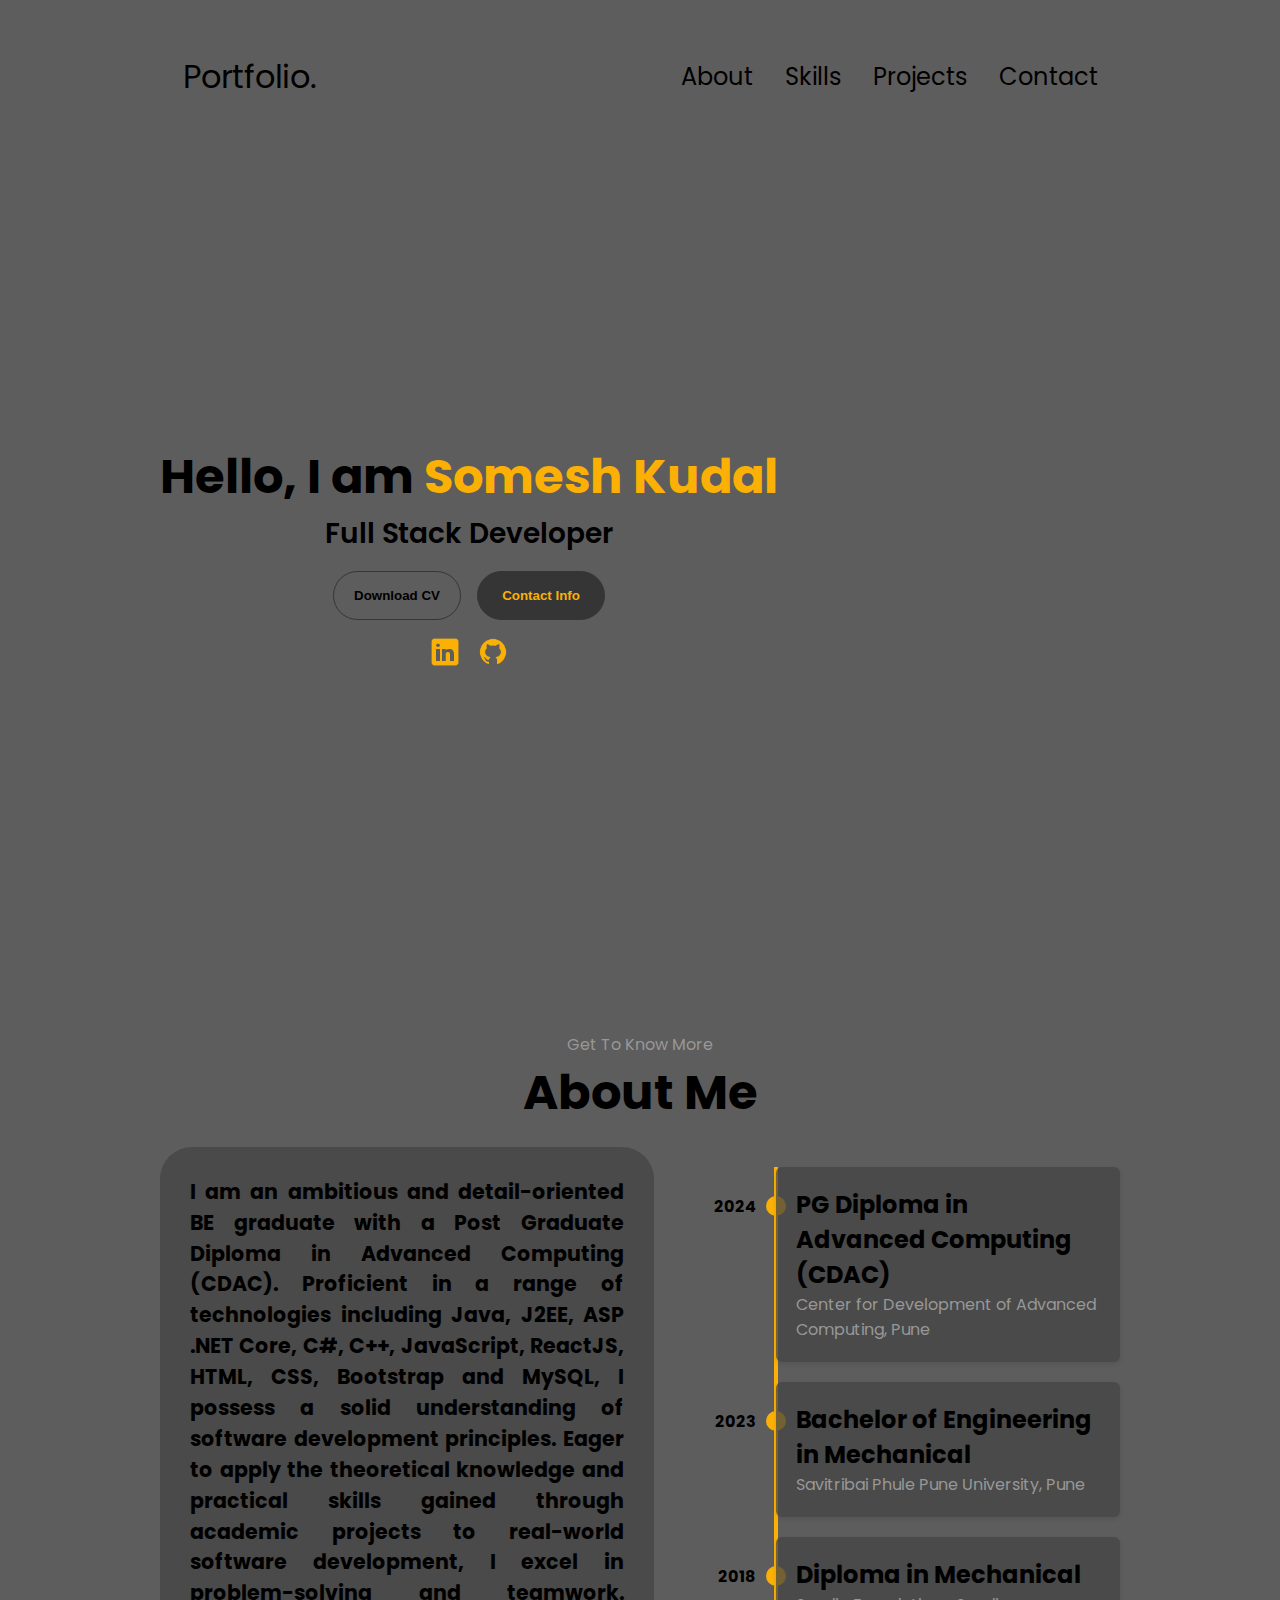
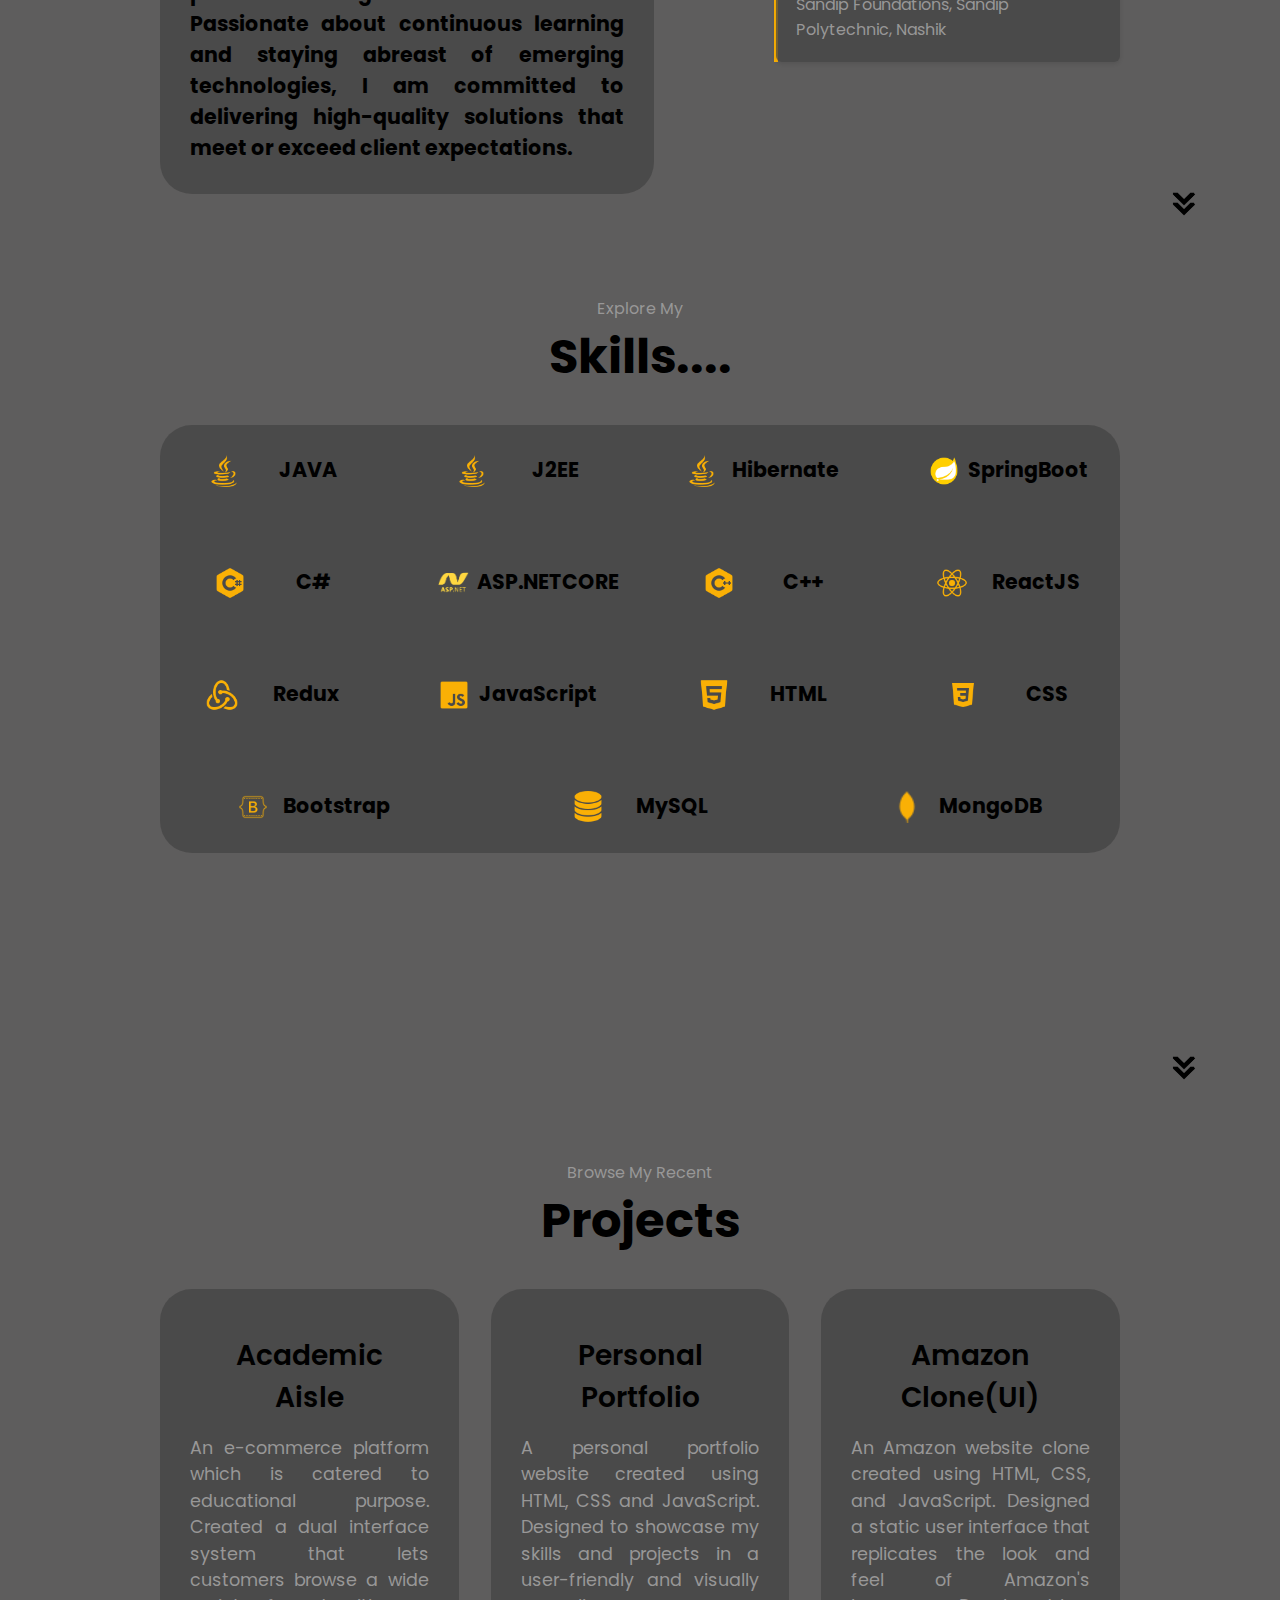
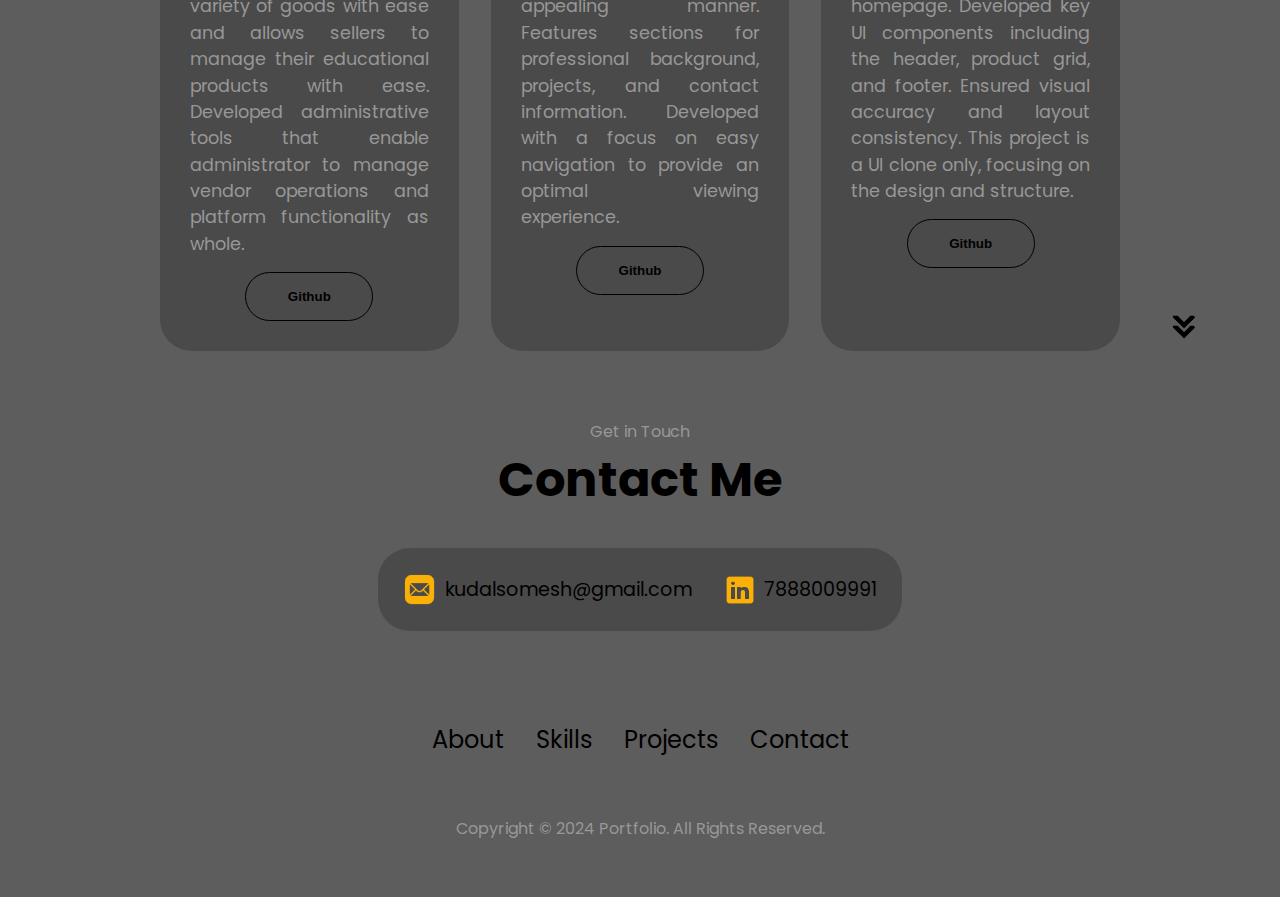
<file: index.html>
<!DOCTYPE html>
<html lang="en">

<head>
  <meta charset="UTF-8" />
  <meta http-equiv="X-UA-Compatible" content="IE=edge" />
  <meta name="viewport" content="width=device-width, initial-scale=1.0" />
  <title>My Portfolio</title>
  <link rel="stylesheet" href="style.css" />
  <link rel="stylesheet" href="mediaqueries.css" />
</head>

<body>
  <nav id="desktop-nav">
    <div class="logo">Portfolio.</div>
    <div>
      <ul class="nav-links">
        <li><a href="#about">About</a></li>
        <li><a href="#experience">Skills</a></li>
        <li><a href="#projects">Projects</a></li>
        <li><a href="#contact">Contact</a></li>
      </ul>
    </div>
  </nav>

  <section id="profile">
    <div class="section__text">
      <h1 class="title">Hello, I am <span>Somesh Kudal</span></h1>
      <p class="section__text__p2">Full Stack Developer</p>
      <div class="btn-container">
        <button class="btn btn-color-2" onclick="window.open('./assets/Somesh_Kudal_SDE.pdf')">
          Download CV
        </button>
        <button class="btn btn-color-1" onclick="location.href='./#contact'">
          Contact Info
        </button>
      </div>
      <div id="socials-container">
        <img src="./assets/linkedin.png" alt="My LinkedIn profile" class="icon"
          onclick="location.href='https://www.linkedin.com/in/somesh-kudal-7bb0761b0/'" />
        <img src="./assets/git.png" alt="My Github profile" class="icon"
          onclick="location.href='https://github.com/73629somesh'" />
      </div>
    </div>
  </section>
  <section id="about">
    <p class="section__text__p1">Get To Know More</p>
    <h1 class="title">About Me</h1>
    <div class="section-container">
      <div class="about-details-container">
        <div class="about-containers">
          <div class="details-container" style="margin: 0">
            <h3>
              I am an ambitious and detail-oriented BE graduate
              with a Post Graduate Diploma in Advanced Computing
              (CDAC). Proficient in a range of technologies including
              Java, J2EE, ASP .NET Core, C#, C++, JavaScript, ReactJS,
              HTML, CSS, Bootstrap and MySQL, I possess a solid understanding of software
              development principles. Eager to apply the theoretical knowledge
              and practical skills gained through academic projects to real-world
              software development, I excel in problem-solving and teamwork.
              Passionate about continuous learning and staying abreast of emerging
              technologies, I am committed to delivering high-quality solutions
              that meet or exceed client expectations.
            </h3>
          </div>
          <div class="education-container">
            <ul class="timeline">
              <li class="timeline-item">
                <span class="date">2024</span>
                <div class="marker"></div>
                <div class="timeline-content">
                  <h2>PG Diploma in Advanced Computing (CDAC)</h2>
                  <p>Center for Development of Advanced Computing, Pune</p>
                </div>
              </li>
              <li class="timeline-item">
                <span class="date">2023</span>
                <div class="marker"></div>
                <div class="timeline-content">
                  <h2>Bachelor of Engineering in Mechanical</h2>
                  <p>Savitribai Phule Pune University, Pune</p>
                </div>
              </li>
              <li class="timeline-item">
                <span class="date">2018</span>
                <div class="marker"></div>
                <div class="timeline-content">
                  <h2>Diploma in Mechanical</h2>
                  <p>Sandip Foundations, Sandip Polytechnic, Nashik</p>

                </div>
              </li>
            </ul>
          </div>
        </div>
      </div>
    </div>
    <img src="./assets/arrow.png" alt="Arrow icon" class="icon arrow" onclick="location.href='./#experience'" />
  </section>
  <section id="experience">
    <p class="section__text__p1">Explore My</p>
    <h1 class="title">Skills....</h1>
    <div class="experience-details-container">
      <div class="about-containers">
        <div class="details-container">
          <div class="article-container">
            <article>
              <img src="./assets/java.png" alt="Experience icon" class="icon" />
              <div>
                <h3>JAVA</h3>
              </div>
            </article>
            <article>
              <img src="./assets/java.png" alt="Experience icon" class="icon" />
              <div>
                <h3>J2EE</h3>
              </div>
            </article>
            <article>
              <img src="./assets/java.png" alt="Experience icon" class="icon" />
              <div>
                <h3>Hibernate</h3>
              </div>
            </article>
            <article>
              <img src="./assets/springboot.png" alt="Experience icon" class="icon" />
              <div>
                <h3>SpringBoot</h3>
              </div>
            </article>
            <article>
              <img src="./assets/csharp.png" alt="Experience icon" class="icon" />
              <div>
                <h3>C#</h3>
              </div>
            </article>
            <article>
              <img src="./assets/dotnet.png" alt="Experience icon" class="icon" />
              <div>
                <h3>ASP.NETCORE</h3>
              </div>
            </article>
            <article>
              <img src="./assets/cpp.png" alt="Experience icon" class="icon" />
              <div>
                <h3>C++</h3>
              </div>
            </article>
            <article>
              <img src="./assets/react.png" alt="Experience icon" class="icon" />
              <div>
                <h3>ReactJS</h3>
              </div>
            </article>
            <article>
              <img src="./assets/redux.png" alt="Experience icon" class="icon" />
              <div>
                <h3>Redux</h3>
              </div>
            </article>
            <article>
              <img src="./assets/js.png" alt="Experience icon" class="icon" />
              <div>
                <h3>JavaScript</h3>
              </div>
            </article>
            <article>
              <img src="./assets/html.png" alt="Experience icon" class="icon" />
              <div>
                <h3>HTML</h3>
              </div>
            </article>
            <article>
              <img src="./assets/css.png" alt="Experience icon" class="icon" />
              <div>
                <h3>CSS</h3>
              </div>
            </article>
            <article>
              <img src="./assets/bootstrap.png" alt="Experience icon" class="icon" />
              <div>
                <h3>Bootstrap</h3>
              </div>
            </article>
            <article>
              <img src="./assets/sql.png" alt="Experience icon" class="icon" />
              <div>
                <h3>MySQL</h3>
              </div>
            </article>
            <article>
              <img src="./assets/mongodb.png" alt="Experience icon" class="icon" />
              <div>
                <h3>MongoDB</h3>
              </div>
            </article>
          </div>
        </div>

      </div>
    </div>
    <img src="./assets/arrow.png" alt="Arrow icon" class="icon arrow" onclick="location.href='./#projects'" />
  </section>
  <section id="projects">
    <p class="section__text__p1">Browse My Recent</p>
    <h1 class="title">Projects</h1>
    <div class="experience-details-container">
      <div class="about-containers">
        <div class="details-container color-container">

          <h2 class="experience-sub-title project-title">Academic Aisle</h2>

          <p>
            An e-commerce platform which is catered to educational purpose. Created a dual interface system that lets
            customers browse a wide variety of goods with ease and
            allows sellers to manage their educational products with ease. Developed administrative tools that
            enable administrator to manage vendor operations and platform functionality as whole.
          </p>

          <div class="btn-container">
            <button class="btn btn-color-2 project-btn"
              onclick="location.href=' https://github.com/73629somesh/AcademicAisle-Full '">
              Github
            </button>
          </div>
        </div>
        <div class="details-container color-container">

          <h2 class="experience-sub-title project-title">Personal Portfolio</h2>
          <p>
            A personal portfolio website created using HTML, CSS and JavaScript. Designed to showcase my skills and
            projects in a user-friendly and visually appealing manner. Features sections for professional background,
            projects, and
            contact information. Developed with a focus on easy navigation to provide an optimal viewing experience.
          </p>
          <div class="btn-container">
            <button class="btn btn-color-2 project-btn"
              onclick="location.href='https://github.com/73629somesh/Personal_Portfolio '">
              Github
            </button>
          </div>
        </div>
        <div class="details-container color-container">

          <h2 class="experience-sub-title project-title">Amazon Clone(UI)</h2>
          <p>
            An Amazon website clone created using HTML, CSS, and JavaScript. Designed a static user interface that
            replicates the look and feel of Amazon's homepage. Developed key UI components
            including the header, product grid, and footer. Ensured visual accuracy and layout
            consistency. This project is a UI clone only, focusing on the
            design and structure.
          </p>
          <div class="btn-container">
            <button class="btn btn-color-2 project-btn"
              onclick="location.href='https://github.com/73629somesh/Amazon_Clone_UI '">
              Github
            </button>
          </div>
        </div>
      </div>
    </div>
    <img src="./assets/arrow.png" alt="Arrow icon" class="icon arrow" onclick="location.href='./#contact'" />
  </section>
  <section id="contact">
    <p class="section__text__p1">Get in Touch</p>
    <h1 class="title">Contact Me</h1>
    <div class="contact-info-upper-container">
      <div class="contact-info-container">
        <img src="./assets/email.png" alt="Email icon" class="icon contact-icon email-icon"
          style="width: 35px ;height:35px" />
        <p><a href="mailto:kudalsomesh@gmail.com">kudalsomesh@gmail.com</a></p>
      </div>
      <div class="contact-info-container">
        <img src="./assets/linkedin.png" alt="LinkedIn icon" class="icon contact-icon" />
        <p style="color: black">7888009991</p>
      </div>
    </div>
  </section>
  <footer>
    <nav>
      <div class="nav-links-container">
        <ul class="nav-links">
          <li><a href="#about">About</a></li>
          <li><a href="#experience">Skills</a></li>
          <li><a href="#projects">Projects</a></li>
          <li><a href="#contact">Contact</a></li>
        </ul>
      </div>
    </nav>
    <p>Copyright &#169; 2024 Portfolio. All Rights Reserved.</p>
  </footer>
  <script src="script.js"></script>
</body>

</html>
</file>
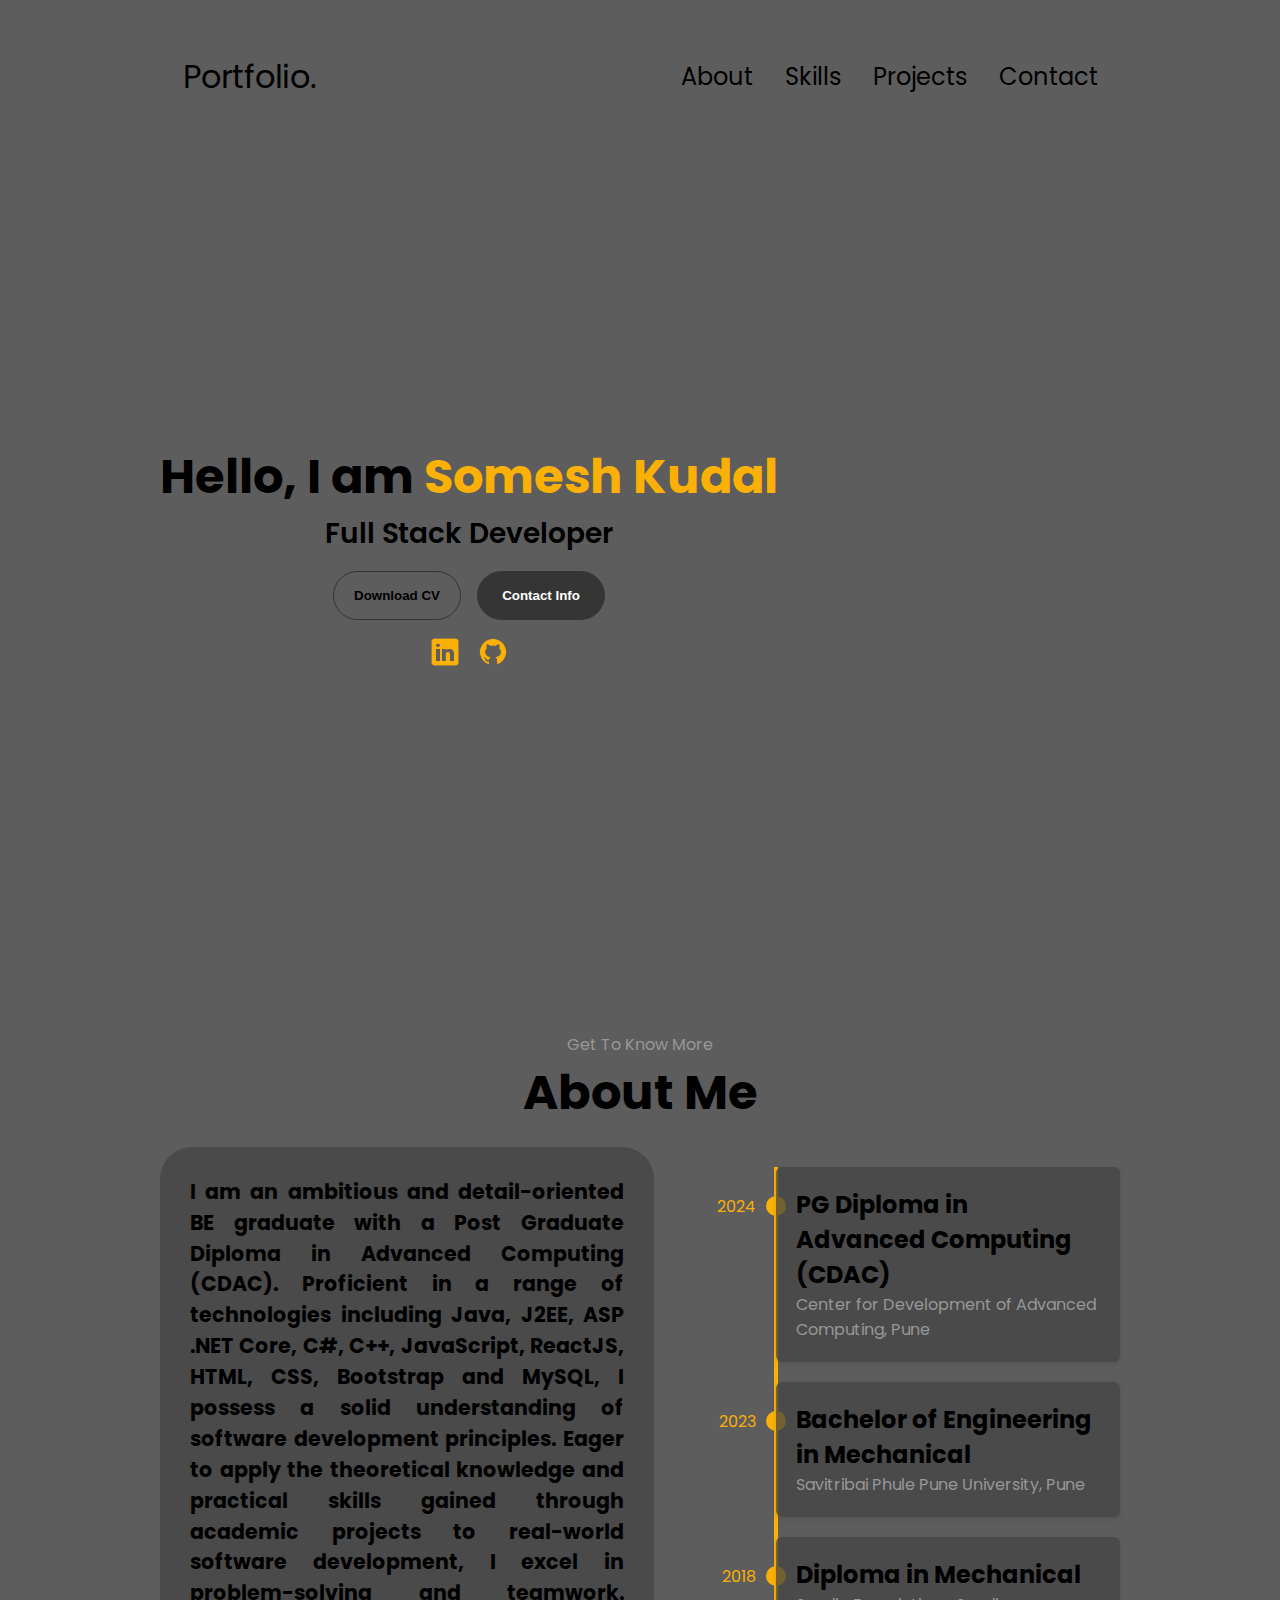
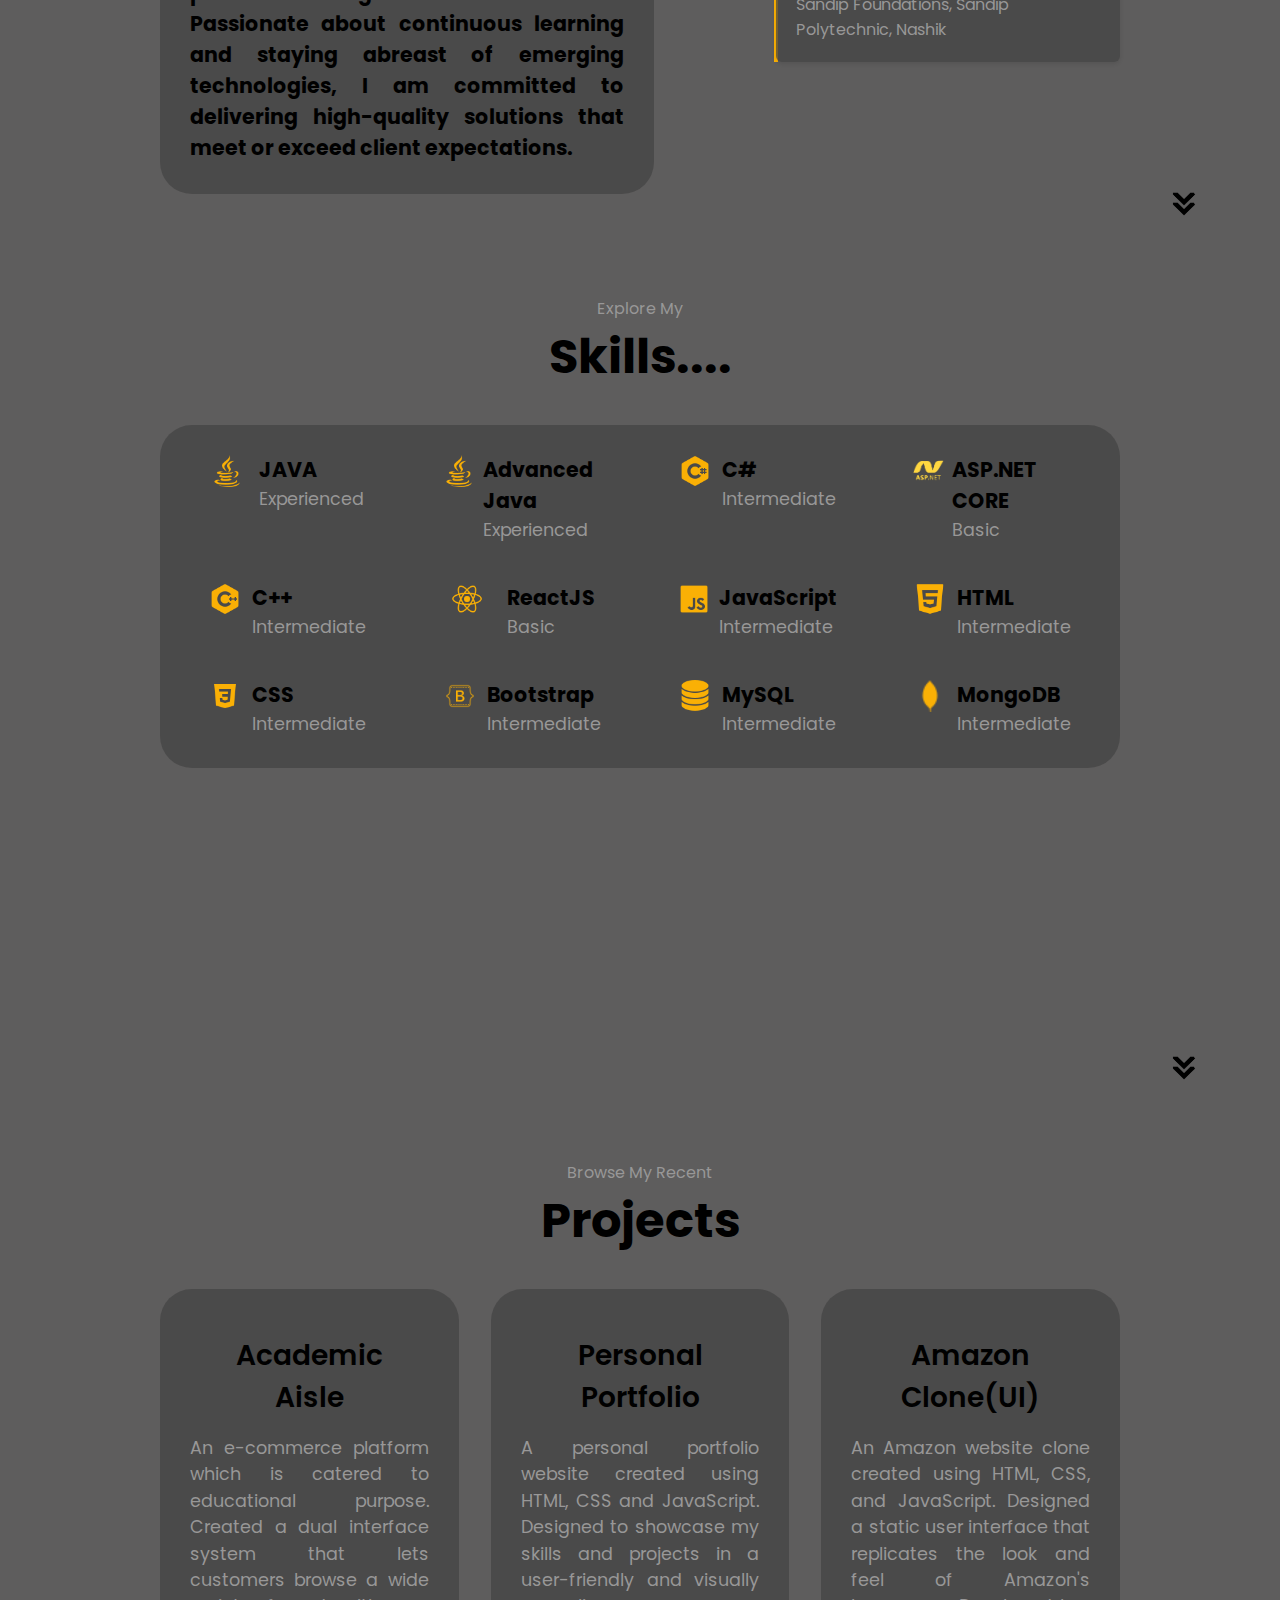
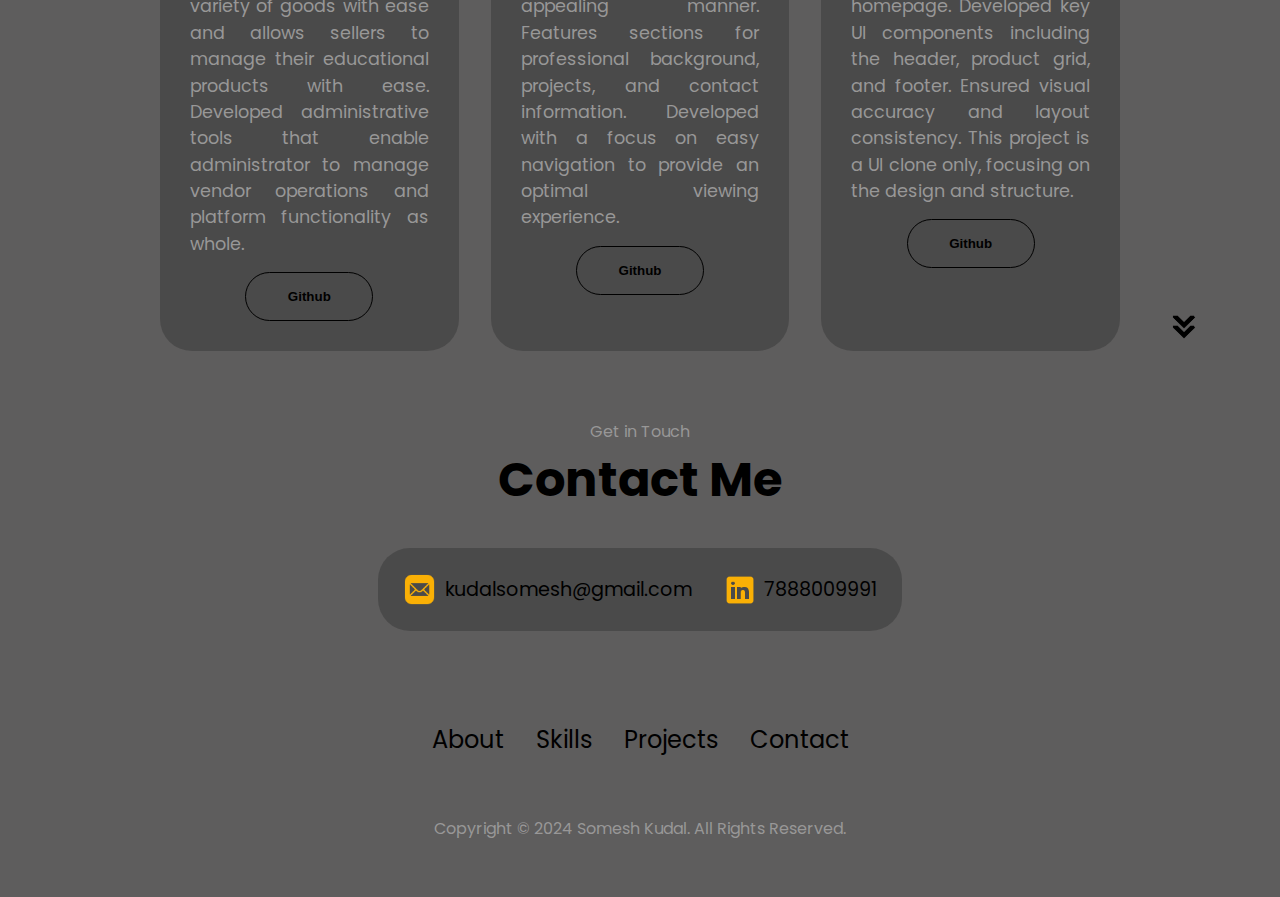
<file: my_portfolio/index.html>
<!DOCTYPE html>
<html lang="en">

<head>
  <meta charset="UTF-8" />
  <meta http-equiv="X-UA-Compatible" content="IE=edge" />
  <meta name="viewport" content="width=device-width, initial-scale=1.0" />
  <title>My Portfolio</title>
  <link rel="stylesheet" href="style.css" />
  <link rel="stylesheet" href="mediaqueries.css" />
</head>

<body>
  <nav id="desktop-nav">
    <div class="logo">Portfolio.</div>
    <div>
      <ul class="nav-links">
        <li><a href="#about">About</a></li>
        <li><a href="#experience">Skills</a></li>
        <li><a href="#projects">Projects</a></li>
        <li><a href="#contact">Contact</a></li>
      </ul>
    </div>
  </nav>

  <section id="profile">
    <!-- <div class="section__pic-container">
        <img src="./assets/profile-pic.png" alt="John Doe profile picture" />
      </div> -->
    <div class="section__text">
      <!-- <p class="section__text__p1">Hello, I'm</p> -->
      <h1 class="title">Hello, I am <span>Somesh Kudal</span></h1>
      <p class="section__text__p2">Full Stack Developer</p>
      <div class="btn-container">
        <button class="btn btn-color-2" onclick="window.open('./assets/resume-example.pdf')">
          Download CV
        </button>
        <button class="btn btn-color-1" onclick="location.href='./#contact'">
          Contact Info
        </button>
      </div>
      <div id="socials-container">
        <img src="./assets/linkedin.png" alt="My LinkedIn profile" class="icon"
          onclick="location.href='https://www.linkedin.com/in/somesh-kudal-7bb0761b0/'" />
        <img src="./assets/git.png" alt="My Github profile" class="icon"
          onclick="location.href='https://github.com/73629somesh'" />
      </div>
    </div>
  </section>
  <section id="about">
    <p class="section__text__p1">Get To Know More</p>
    <h1 class="title">About Me</h1>
    <div class="section-container">
      <!-- <div class="section__pic-container"> -->
      <!-- <img
            src="./assets/about-pic.png"
            alt="Profile picture"
            class="about-pic"
          /> -->
      <!-- </div> -->
      <div class="about-details-container">
        <div class="about-containers">
          <div class="details-container" style="margin: 0">
            <h3>
              I am an ambitious and detail-oriented BE graduate
              with a Post Graduate Diploma in Advanced Computing
              (CDAC). Proficient in a range of technologies including
              Java, J2EE, ASP .NET Core, C#, C++, JavaScript, ReactJS,
              HTML, CSS, Bootstrap and MySQL, I possess a solid understanding of software
              development principles. Eager to apply the theoretical knowledge
              and practical skills gained through academic projects to real-world
              software development, I excel in problem-solving and teamwork.
              Passionate about continuous learning and staying abreast of emerging
              technologies, I am committed to delivering high-quality solutions
              that meet or exceed client expectations.
            </h3>
          </div>
          <div class="education-container">
            <!-- <img
                src="./assets/education.png"
                alt="Education icon"
                class="icon"
              />
              <h3>Education</h3> -->
            <!-- <p>B.Sc. Bachelors Degree<br />M.Sc. Masters Degree</p> -->
            <ul class="timeline">
              <li class="timeline-item">
                <span class="date">2024</span>
                <div class="marker"></div>
                <div class="timeline-content">
                  <h2>PG Diploma in Advanced Computing (CDAC)</h2>
                  <p>Center for Development of Advanced Computing, Pune</p>
                </div>
              </li>
              <li class="timeline-item">
                <span class="date">2023</span>
                <div class="marker"></div>
                <div class="timeline-content">
                  <h2>Bachelor of Engineering in Mechanical</h2>
                  <p>Savitribai Phule Pune University, Pune</p>
                </div>
              </li>
              <li class="timeline-item">
                <span class="date">2018</span>
                <div class="marker"></div>
                <div class="timeline-content">
                  <h2>Diploma in Mechanical</h2>
                  <p>Sandip Foundations, Sandip Polytechnic, Nashik</p>

                </div>
              </li>
            </ul>
          </div>
        </div>
      </div>
    </div>
    <img src="./assets/arrow.png" alt="Arrow icon" class="icon arrow" onclick="location.href='./#experience'" />
  </section>
  <section id="experience">
    <p class="section__text__p1">Explore My</p>
    <h1 class="title">Skills....</h1>
    <div class="experience-details-container">
      <div class="about-containers">
        <div class="details-container">
          <!-- <h2 class="experience-sub-title">Frontend Development</h2> -->
          <div class="article-container">
            <article>
              <img src="./assets/java.png" alt="Experience icon" class="icon" />
              <div>
                <h3>JAVA</h3>
                <p>Experienced</p>
              </div>
            </article>
            <article>
              <img src="./assets/java.png" alt="Experience icon" class="icon" />
              <div>
                <h3>Advanced Java</h3>
                <p>Experienced</p>
              </div>
            </article>
            <article>
              <img src="./assets/csharp.png" alt="Experience icon" class="icon" />
              <div>
                <h3>C#</h3>
                <p>Intermediate</p>
              </div>
            </article>
            <article>
              <img src="./assets/dotnet.png" alt="Experience icon" class="icon" />
              <div>
                <h3>ASP.NET CORE</h3>
                <p>Basic</p>
              </div>
            </article>
            <article>
              <img src="./assets/cpp.png" alt="Experience icon" class="icon" />
              <div>
                <h3>C++</h3>
                <p>Intermediate</p>
              </div>
            </article>
            <article>
              <img src="./assets/react.png" alt="Experience icon" class="icon" />
              <div>
                <h3>ReactJS</h3>
                <p>Basic</p>
              </div>
            </article>
            <article>
              <img src="./assets/js.png" alt="Experience icon" class="icon" />
              <div>
                <h3>JavaScript</h3>
                <p>Intermediate</p>
              </div>
            </article>
            <article>
              <img src="./assets/html.png" alt="Experience icon" class="icon" />
              <div>
                <h3>HTML</h3>
                <p>Intermediate</p>
              </div>
            </article>
            <article>
              <img src="./assets/css.png" alt="Experience icon" class="icon" />
              <div>
                <h3>CSS</h3>
                <p>Intermediate</p>
              </div>
            </article>
            <article>
              <img src="./assets/bootstrap.png" alt="Experience icon" class="icon" />
              <div>
                <h3>Bootstrap</h3>
                <p>Intermediate</p>
              </div>
            </article>
            <article>
              <img src="./assets/sql.png" alt="Experience icon" class="icon" />
              <div>
                <h3>MySQL</h3>
                <p>Intermediate</p>
              </div>
            </article>
            <article>
              <img src="./assets/mongodb.png" alt="Experience icon" class="icon" />
              <div>
                <h3>MongoDB</h3>
                <p>Intermediate</p>
              </div>
            </article>
          </div>
        </div>

      </div>
    </div>
    <img src="./assets/arrow.png" alt="Arrow icon" class="icon arrow" onclick="location.href='./#projects'" />
  </section>
  <section id="projects">
    <p class="section__text__p1">Browse My Recent</p>
    <h1 class="title">Projects</h1>
    <div class="experience-details-container">
      <div class="about-containers">
        <div class="details-container color-container">

          <h2 class="experience-sub-title project-title">Academic Aisle</h2>

          <p>
            An e-commerce platform which is catered to educational purpose. Created a dual interface system that lets
            customers browse a wide variety of goods with ease and
            allows sellers to manage their educational products with ease. Developed administrative tools that
            enable administrator to manage vendor operations and platform functionality as whole.
          </p>

          <div class="btn-container">
            <button class="btn btn-color-2 project-btn" onclick="location.href='https://github.com/'">
              Github
            </button>
            <!-- <button
                class="btn btn-color-2 project-btn"
                onclick="location.href='https://github.com/'"
              >
                Live Demo
              </button> -->
          </div>
        </div>
        <div class="details-container color-container">

          <h2 class="experience-sub-title project-title">Personal Portfolio</h2>
          <p>
            A personal portfolio website created using HTML, CSS and JavaScript. Designed to showcase my skills and
            projects in a user-friendly and visually appealing manner. Features sections for professional background, projects, and
            contact information. Developed with a focus on easy navigation to provide an optimal viewing experience.
          </p>
          <div class="btn-container">
            <button class="btn btn-color-2 project-btn" onclick="location.href='https://github.com/'">
              Github
            </button>
          </div>
        </div>
        <div class="details-container color-container">

          <h2 class="experience-sub-title project-title">Amazon Clone(UI)</h2>
          <p>
            An Amazon website clone created using HTML, CSS, and JavaScript. Designed a static user interface that
            replicates the look and feel of Amazon's homepage. Developed key UI components
            including the header, product grid, and footer. Ensured visual accuracy and layout
            consistency. This project is a UI clone only, focusing on the
            design and structure.
          </p>
          <div class="btn-container">
            <button class="btn btn-color-2 project-btn" onclick="location.href='https://github.com/'">
              Github
            </button>
            <!-- <button
                class="btn btn-color-2 project-btn"
                onclick="location.href='https://github.com/'"
              >
                Live Demo
              </button> -->
          </div>
        </div>
      </div>
    </div>
    <img src="./assets/arrow.png" alt="Arrow icon" class="icon arrow" onclick="location.href='./#contact'" />
  </section>
  <section id="contact">
    <p class="section__text__p1">Get in Touch</p>
    <h1 class="title">Contact Me</h1>
    <div class="contact-info-upper-container">
      <div class="contact-info-container">
        <img src="./assets/email.png" alt="Email icon" class="icon contact-icon email-icon"
          style="width: 35px ;height:35px" />
        <p><a href="mailto:examplemail@gmail.com">kudalsomesh@gmail.com</a></p>
      </div>
      <div class="contact-info-container">
        <img src="./assets/linkedin.png" alt="LinkedIn icon" class="icon contact-icon" />
        <p style="color: black">7888009991</p>
      </div>
    </div>
  </section>
  <footer>
    <nav>
      <div class="nav-links-container">
        <ul class="nav-links">
          <li><a href="#about">About</a></li>
          <li><a href="#experience">Skills</a></li>
          <li><a href="#projects">Projects</a></li>
          <li><a href="#contact">Contact</a></li>
        </ul>
      </div>
    </nav>
    <p>Copyright &#169; 2024 Somesh Kudal. All Rights Reserved.</p>
  </footer>
  <script src="script.js"></script>
</body>

</html>
</file>
<file: style.css>
/* GENERAL */

@import url("https://fonts.googleapis.com/css2?family=Poppins:wght@300;400;500;600&display=swap");

* {
  margin: 0;
  padding: 0;
}

body {
  font-family: "Poppins", sans-serif;
  background-color: rgb(94, 93, 93);
}

html {
  scroll-behavior: smooth;
}

p {
  color: rgb(152, 151, 151);
}

/* TRANSITION */

a,
.btn {
  transition: all 300ms ease;
}

/* DESKTOP NAV */

nav,
.nav-links {
  display: flex;
}

nav {
  justify-content: space-around;
  align-items: center;
  height: 17vh;
}

.nav-links {
  gap: 2rem;
  list-style: none;
  font-size: 1.5rem;
}

a {
  color: black;
  text-decoration: none;
  text-decoration-color: white;
}

a:hover {
  color: #FAB005;
  text-decoration: underline;
  text-underline-offset: 1rem;
  text-decoration-color: #FAB005;
}

.logo {
  font-size: 2rem;
}

.logo:hover {
  cursor: pointer;
}


/* SECTIONS */

section {
  padding-top: 4vh;
  height: 96vh;
  margin: 0 10rem;
  box-sizing: border-box;
  min-height: fit-content;
}

.section-container {
  display: flex;
}

/* PROFILE SECTION */

#profile {
  display: flex;
  justify-content: left;
  gap: 5rem;
  height: 80vh;
}

.section__pic-container {
  display: flex;
  height: 400px;
  width: 400px;
  margin: auto 0;
}

.section__text {
  align-self: center;
  text-align: center;
  box-sizing: border-box;
  margin: 0;
  padding: 0;
  font-family: 'Poppins', sans-serif;
  box-sizing: border-box;
  margin-top: 20px;
}

/* } */

.section__text p {
  font-weight: 600;
}

.section__text__p1 {
  text-align: center;
}

.section__text__p2 {
  font-size: 1.75rem;
  margin-bottom: 1rem;
  justify-content: left;
  margin-left: 0;
  color: black;
}

.title {
  font-size: 3rem;
  text-align: center;
}

.title span {
  color: #FAB005;
}

#socials-container {
  display: flex;
  justify-content: center;
  margin-top: 1rem;
  gap: 1rem;
}

/* ICONS */

.icon {
  cursor: pointer;
  height: 2rem;
}

/* BUTTONS */

.btn-container {
  display: flex;
  justify-content: center;
  gap: 1rem;
}

.btn {
  font-weight: 600;
  transition: all 300ms ease;
  padding: 1rem;
  width: 8rem;
  border-radius: 2rem;
}

.btn-color-1,
.btn-color-2 {
  border: rgb(53, 53, 53) 0.1rem solid;
}

.btn-color-1:hover,
.btn-color-2:hover {
  cursor: pointer;
}

.btn-color-1,
.btn-color-2:hover {
  background: rgb(53, 53, 53);
  color: #FAB005;
}

.btn-color-1:hover {
  background: rgb(0, 0, 0);
}

.btn-color-2 {
  background: none;
}

.btn-color-2:hover {
  border: #FAB005 0.1rem solid;
}

.btn-container {
  gap: 1rem;
}

/* ABOUT SECTION */

#about {
  position: relative;
}

.about-containers {
  gap: 2rem;
  margin-bottom: 2rem;
  margin-top: 2rem;
}

.about-details-container {
  justify-content: center;
  flex-direction: column;
  margin-top: 20px;
}

.about-containers,
.about-details-container {
  display: flex;
}

.about-pic {
  border-radius: 2rem;
}

.arrow {
  position: absolute;
  right: -5rem;
  bottom: 2.5rem;
}

.details-container {
  width: 80%;
  padding: 30px;
  flex: 1;
  background: #444444bd;
  border-radius: 2rem;
  text-align: justify;
  position: relative;
  margin: 0 auto;
  font-size: 1.1em;
  line-height: 1.5;


}

.education-container {
  padding-top: 0.0rem;
  flex: 1;
  text-align: center;
  position: relative;
  margin: 0 auto;
}

.section-container {
  gap: 4rem;
  height: 80%;
}

.section__pic-container {
  height: 400px;
  width: 400px;
  margin: auto 0;
}

/* EXPERIENCE SECTION */

#experience {
  position: relative;
}

.experience-sub-title {
  color: rgb(85, 85, 85);
  font-weight: 600;
  font-size: 1.75rem;
  margin-bottom: 2rem;
}

.experience-details-container {
  display: flex;
  justify-content: center;
  flex-direction: column;
}

.article-container {
  display: flex;
  text-align: initial;
  flex-wrap: wrap;
  flex-direction: row;
  gap: 5.0rem;
  justify-content: space-around;
}

article {
  display: flex;
  width: 10rem;
  justify-content: space-around;
  gap: 0.5rem;
}

article .icon {
  cursor: default;
}

/* PROJECTS SECTION */

#projects {
  position: relative;
}

.color-container {
  background: #444444bd;
}

.project-img {
  border-radius: 2rem;
  width: 90%;
  height: 90%;
}

.project-title {
  margin: 1rem;
  color: black;
  text-align: center;
}

.project-btn {
  color: black;
  border-color: rgb(0, 0, 0);
  margin-top: 15px;
}

.text-container {
  background-color: #444444bd;
  color: white;
}

/* CONTACT */

#contact {
  display: flex;
  justify-content: center;
  flex-direction: column;
  height: 70vh;
}

.contact-info-upper-container {
  display: flex;
  justify-content: center;
  border-radius: 2rem;
  background: #444444bd;
  margin: 2rem auto;
  padding: 0.5rem;
}

.contact-info-container {
  display: flex;
  align-items: center;
  justify-content: center;
  gap: 0.5rem;
  margin: 1rem;
}

.contact-info-container p {
  font-size: larger;
}

.contact-icon {
  cursor: default;
}

.email-icon {
  height: 2.5rem;
}

/* FOOTER SECTION */

footer {
  height: 26vh;
  margin: 0 1rem;
}

footer p {
  text-align: center;
}

.project-desc {
  padding: 5px 5px;
}


.timeline {
  position: relative;
  padding: 0;
  list-style: none;
}

.timeline:before {
  content: '';
  position: absolute;
  top: 0;
  bottom: 0;
  width: 4px;
  background: #FAB005;
  left: 90px;
  margin-left: -2px;
}

.timeline-item {
  position: relative;
  margin: 20px 0;
}

.timeline-item:after {
  content: "";
  display: table;
  clear: both;
}

.timeline-item .timeline-content {
  position: relative;
  width: 70%;
  padding: 20px;
  background: #444444bd;
  border-radius: 6px;
  box-shadow: 0 2px 4px rgba(0, 0, 0, 0.1);
  float: right;
  text-align: left;
}

.timeline-item .date {
  position: absolute;
  width: 100px;
  top: 27px;
  left: -30px;
  text-align: right;
  color: #000000;
  font-weight: bold;
}

.timeline-item .marker {
  position: absolute;
  top: 29px;
  left: 90px;
  width: 20px;
  height: 20px;
  background: #FAB005;
  border-radius: 50%;
  margin-left: -10px;
}
</file>
<file: mediaqueries.css>
@media screen and (max-width: 1400px) {
  #profile {
    height: 83vh;
    margin-bottom: 6rem;
  }
  .about-containers {
    flex-wrap: wrap;
  }
  #contact,
  #projects {
    height: fit-content;
  }
}

@media screen and (max-width: 1200px) {
  #desktop-nav {
    display: none;
  }
  #hamburger-nav {
    display: flex;
  }
  #experience,
  .experience-details-container {
    margin-top: 2rem;
  }
  #profile,
  .section-container {
    display: block;
  }
  .arrow {
    display: none;
  }
  section,
  .section-container {
    height: fit-content;
  }
  section {
    margin: 0 5%;
  }
  .section__pic-container {
    width: 275px;
    height: 275px;
    margin: 0 auto 2rem;
  }
  .about-containers {
    margin-top: 0;
  }
}

@media screen and (max-width: 600px) {
  #contact,
  footer {
    height: 40vh;
  }
  #profile {
    height: 83vh;
    margin-bottom: 0;
  }
  article {
    font-size: 1rem;
  }
  footer nav {
    height: fit-content;
    margin-bottom: 2rem;
  }
  .about-containers,
  .contact-info-upper-container,
  .btn-container {
    flex-wrap: wrap;
  }
  .contact-info-container {
    margin: 0;
  }
  .contact-info-container p,
  .nav-links li a {
    font-size: 1rem;
  }
  .experience-sub-title {
    font-size: 1.25rem;
  }
  .logo {
    font-size: 1.5rem;
  }
  .nav-links {
    flex-direction: column;
    gap: 0.5rem;
    text-align: center;
  }
  .section__pic-container {
    width: auto;
    height: 46vw;
    justify-content: center;
  }
  .section__text__p2 {
    font-size: 1.25rem;
  }
  .title {
    font-size: 2rem;
  }
  .text-container {
    text-align: justify;
  }
}

/* Additional CSS for Responsiveness */

@media (max-width: 768px) {
  .timeline:before {
    left: 50%;
  }

  .timeline-item {
    margin: 40px 0;
    text-align: center;
  }

  .timeline-item .timeline-content {
    float: none;
    width: 90%;
    margin: 0 auto;
    text-align: center;
  }

  .timeline-item .date {
    width: 100%;
    position: static;
    text-align: center;
    margin-bottom: 10px;
    color: #000000;
    font-weight: bold;
  }

  .timeline-item .marker {
    left: 50%;
    top: 0;
    margin-left: -10px;
    background: #fab00540;
  }
}

@media (max-width: 480px) {
  .timeline-item .timeline-content {
    width: 100%;
    padding: 10px;
  }

  .timeline-item .date {
    font-size: 14px;
  }
}
</file>
<file: my_portfolio/style.css>
/* GENERAL */

@import url("https://fonts.googleapis.com/css2?family=Poppins:wght@300;400;500;600&display=swap");

* {
  margin: 0;
  padding: 0;
}

body {
  font-family: "Poppins", sans-serif;
  /* color: #fff;  */
  background-color:rgb(94, 93, 93);
}

html {
  scroll-behavior: smooth;
}

p {
  color: rgb(152, 151, 151);
}

/* TRANSITION */

a,
.btn {
  transition: all 300ms ease;
}

/* DESKTOP NAV */

nav,
.nav-links {
  display: flex;
}

nav {
  justify-content: space-around;
  align-items: center;
  height: 17vh;
}

.nav-links {
  gap: 2rem;
  list-style: none;
  font-size: 1.5rem;
}

a {
  color: black;
  text-decoration: none;
  text-decoration-color: white;
}

a:hover {
  color: grey;
  text-decoration: underline;
  text-underline-offset: 1rem;
  text-decoration-color: rgb(181, 181, 181);
}

.logo {
  font-size: 2rem;
}

.logo:hover {
  cursor: default;
}


/* SECTIONS */

section {
  padding-top: 4vh;
  height: 96vh;
  margin: 0 10rem;
  box-sizing: border-box;
  min-height: fit-content;
}

.section-container {
  display: flex;
}

/* PROFILE SECTION */

#profile {
  display: flex;
  justify-content:left;
  gap: 5rem;
  height: 80vh;
}

.section__pic-container {
  display: flex;
  height: 400px;
  width: 400px;
  margin: auto 0;
}

.section__text {
  align-self: center;
  text-align: center;
  box-sizing: border-box;
  margin: 0;
  /* margin: 0; */
    padding: 0;
    font-family: 'Poppins', sans-serif;
    box-sizing: border-box;
    /* font-size: 60px; */
    margin-top: 20px;
}
/* } */

.section__text p {
  font-weight: 600;
}

.section__text__p1 {
  text-align: center;
  /* margin-top: 50px; */
}

.section__text__p2 {
  font-size: 1.75rem;
  margin-bottom: 1rem;
  justify-content: left;
  margin-left: 0;
  color: black;
}

.title {
  font-size: 3rem;
  text-align: center;
  /* margin-top: 30px; */
}
.title span{
  color: #FAB005;
}

#socials-container {
  display: flex;
  justify-content: center;
  margin-top: 1rem;
  gap: 1rem;
}

/* ICONS */

.icon {
  cursor: pointer;
  height: 2rem;
}

/* BUTTONS */

.btn-container {
  display: flex;
  justify-content: center;
  gap: 1rem;
}

.btn {
  font-weight: 600;
  transition: all 300ms ease;
  padding: 1rem;
  width: 8rem;
  border-radius: 2rem;
}

.btn-color-1,
.btn-color-2 {
  border: rgb(53, 53, 53) 0.1rem solid;
}

.btn-color-1:hover,
.btn-color-2:hover {
  cursor: pointer;
}

.btn-color-1,
.btn-color-2:hover {
  background: rgb(53, 53, 53);
  color: white;
}

.btn-color-1:hover {
  background: rgb(0, 0, 0);
}

.btn-color-2 {
  background: none;
}

.btn-color-2:hover {
  border: rgb(255, 255, 255) 0.1rem solid;
}

.btn-container {
  gap: 1rem;
}

/* ABOUT SECTION */

#about {
  position: relative;
}

.about-containers {
  gap: 2rem;
  margin-bottom: 2rem;
  margin-top: 2rem;
}

.about-details-container {
  justify-content: center;
  flex-direction: column;
  margin-top: 20px;
  /* margin-bottom:150px ; */
}

.about-containers,
.about-details-container {
  display: flex;
}

.about-pic {
  border-radius: 2rem;
}

.arrow {
  position: absolute;
  right: -5rem;
  bottom: 2.5rem;
}

.details-container {
  width:80%;
  padding: 30px;
  flex: 1;
  background: #444444bd;
  border-radius: 2rem;
  /* border: rgb(53, 53, 53) 0.1rem solid; */
  /* border-color: rgb(0, 0, 0); */
  text-align: justify;
  position: relative;
  margin: 0 auto;
  font-size: 1.1em;
  line-height: 1.5;

  
}

.education-container{
  padding-top: 0.0rem;
  flex: 1;
  text-align: center;
  position: relative;
  margin: 0 auto;
}

.section-container {
  gap: 4rem;
  height: 80%;
}

.section__pic-container {
  height: 400px;
  width: 400px;
  margin: auto 0;
}

/* EXPERIENCE SECTION */

#experience {
  position: relative;
}

.experience-sub-title {
  color: rgb(85, 85, 85);
  font-weight: 600;
  font-size: 1.75rem;
  margin-bottom: 2rem;
}

.experience-details-container {
  display: flex;
  justify-content: center;
  flex-direction: column;
}

.article-container {
  display: flex;
  text-align: initial;
  flex-wrap: wrap;
  flex-direction: row;
  gap: 2.5rem;
  justify-content: space-around;
}

article {
  display: flex;
  width: 10rem;
  justify-content: space-around;
  gap: 0.5rem;
}

article .icon {
  cursor: default;
}

/* PROJECTS SECTION */

#projects {
  position: relative;
}

.color-container {
  /* border-color: rgb(0, 0, 0); */
  background: #444444bd;
}

.project-img {
  border-radius: 2rem;
  width: 90%;
  height: 90%;
}

.project-title {
  margin: 1rem;
  color: black;
  text-align: center;
}

.project-btn {
  color: black;
  border-color: rgb(0, 0, 0);
  margin-top: 15px;
}

.text-container{
  background-color: #444444bd;
  color: white;
}

/* CONTACT */

#contact {
  display: flex;
  justify-content: center;
  flex-direction: column;
  height: 70vh;
}

.contact-info-upper-container {
  display: flex;
  justify-content: center;
  border-radius: 2rem;
  /* border: rgb(53, 53, 53) 0.1rem solid; */
  /* border-color: rgb(0, 0, 0); */
  background: #444444bd;
  margin: 2rem auto;
  padding: 0.5rem;
}

.contact-info-container {
  display: flex;
  align-items: center;
  justify-content: center;
  gap: 0.5rem;
  margin: 1rem;
}

.contact-info-container p {
  font-size: larger;
}

.contact-icon {
  cursor: default;
}

.email-icon {
  height: 2.5rem;
}

/* FOOTER SECTION */

footer {
  height: 26vh;
  margin: 0 1rem;
}

footer p {
  text-align: center;
}

.project-desc{
  padding: 5px 5px;
}


.timeline {
  position: relative;
  padding: 0;
  list-style: none;
}

.timeline:before {
  content: '';
  position: absolute;
  top: 0;
  bottom: 0;
  width: 4px;
  background: #FAB005;
  left: 90px;
  margin-left: -2px;
}

.timeline-item {
  position: relative;
  margin: 20px 0;
}

.timeline-item:after {
  content: "";
  display: table;
  clear: both;
}

.timeline-item .timeline-content {
  position: relative;
  width: 70%;
  padding: 20px;
  background: #444444bd;
  border-radius: 6px;
  box-shadow: 0 2px 4px rgba(0, 0, 0, 0.1);
  float: right;
  text-align: left;
}

.timeline-item .date {
  position: absolute;
  width: 100px;
  top: 27px;
  left: -30px;
  text-align: right;
  color: #FAB005;
}

.timeline-item .marker {
  position: absolute;
  top: 29px;
  left: 90px;
  width: 20px;
  height: 20px;
  background: #FAB005;
  /* border: 3px 3px 3px solid #030303; */
  border-radius: 50%;
  margin-left: -10px;
}
</file>
<file: my_portfolio/mediaqueries.css>
@media screen and (max-width: 1400px) {
  #profile {
    height: 83vh;
    margin-bottom: 6rem;
  }
  .about-containers {
    flex-wrap: wrap;
  }
  #contact,
  #projects {
    height: fit-content;
  }
}

@media screen and (max-width: 1200px) {
  #desktop-nav {
    display: none;
  }
  #hamburger-nav {
    display: flex;
  }
  #experience,
  .experience-details-container {
    margin-top: 2rem;
  }
  #profile,
  .section-container {
    display: block;
  }
  .arrow {
    display: none;
  }
  section,
  .section-container {
    height: fit-content;
  }
  section {
    margin: 0 5%;
  }
  .section__pic-container {
    width: 275px;
    height: 275px;
    margin: 0 auto 2rem;
  }
  .about-containers {
    margin-top: 0;
  }
}

@media screen and (max-width: 600px) {
  #contact,
  footer {
    height: 40vh;
  }
  #profile {
    height: 83vh;
    margin-bottom: 0;
  }
  article {
    font-size: 1rem;
  }
  footer nav {
    height: fit-content;
    margin-bottom: 2rem;
  }
  .about-containers,
  .contact-info-upper-container,
  .btn-container {
    flex-wrap: wrap;
  }
  .contact-info-container {
    margin: 0;
  }
  .contact-info-container p,
  .nav-links li a {
    font-size: 1rem;
  }
  .experience-sub-title {
    font-size: 1.25rem;
  }
  .logo {
    font-size: 1.5rem;
  }
  .nav-links {
    flex-direction: column;
    gap: 0.5rem;
    text-align: center;
  }
  .section__pic-container {
    width: auto;
    height: 46vw;
    justify-content: center;
  }
  .section__text__p2 {
    font-size: 1.25rem;
  }
  .title {
    font-size: 2rem;
  }
  .text-container {
    text-align: justify;
  }
}
</file>
